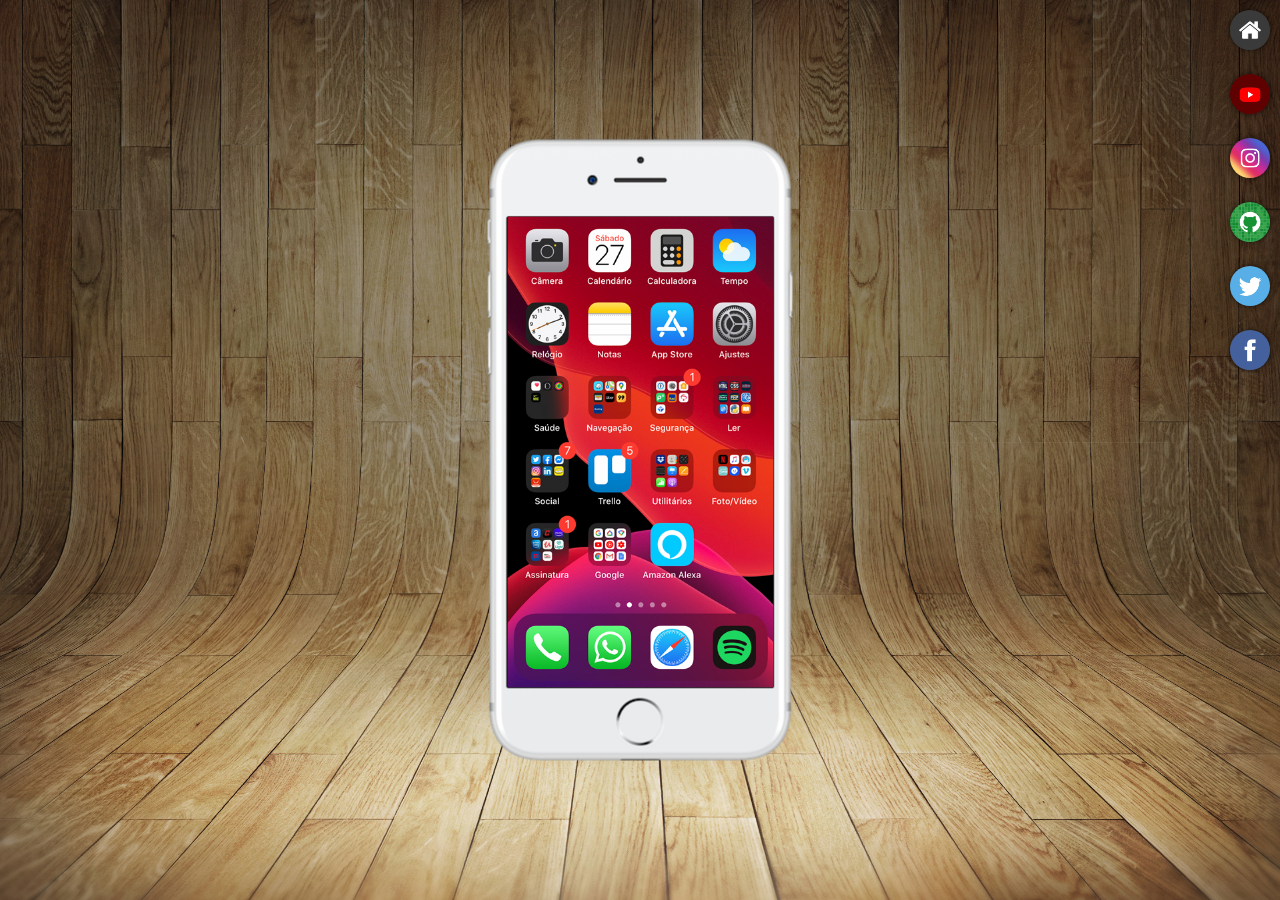
<file: index.html>
<!DOCTYPE html>
<html lang="pt-br">
<head>
    <meta charset="UTF-8">
    <meta name="viewport" content="width=device-width, initial-scale=1.0">
    <link rel="shortcut icon" href="favicon.ico" type="image/x-icon">
    <title>Projeto Redes Sociais</title>
    <link rel="stylesheet" href="style/style.css">
</head>
<body>
    <main>
        <section>
            <iframe src="home.html" frameborder="0" name="tela"></iframe>
            <a href="home.html" target="tela"><img src="images/logo-home.jpg"></a>
        </section>
        <nav>
            <a href="home.html" target="tela"><img src="images/logo-home.jpg"></a><br>
            <a href="youtube.html" target="tela"><img src="images/logo-youtube.jpg"></a><br>
            <a href="instagram.html" target="tela"><img src="images/logo-instagram.jpg"></a><br>
            <a href="github.html" target="tela"><img src="images/logo-github.jpg"></a><br>
            <a href="twitter.html" target="tela"><img src="images/logo-twitter.jpg"></a><br>
            <a href="facebook.html" target="tela"><img src="images/logo-facebook.jpg"></a><br>
        </nav>
    </main>
</body>
</html>
</file>
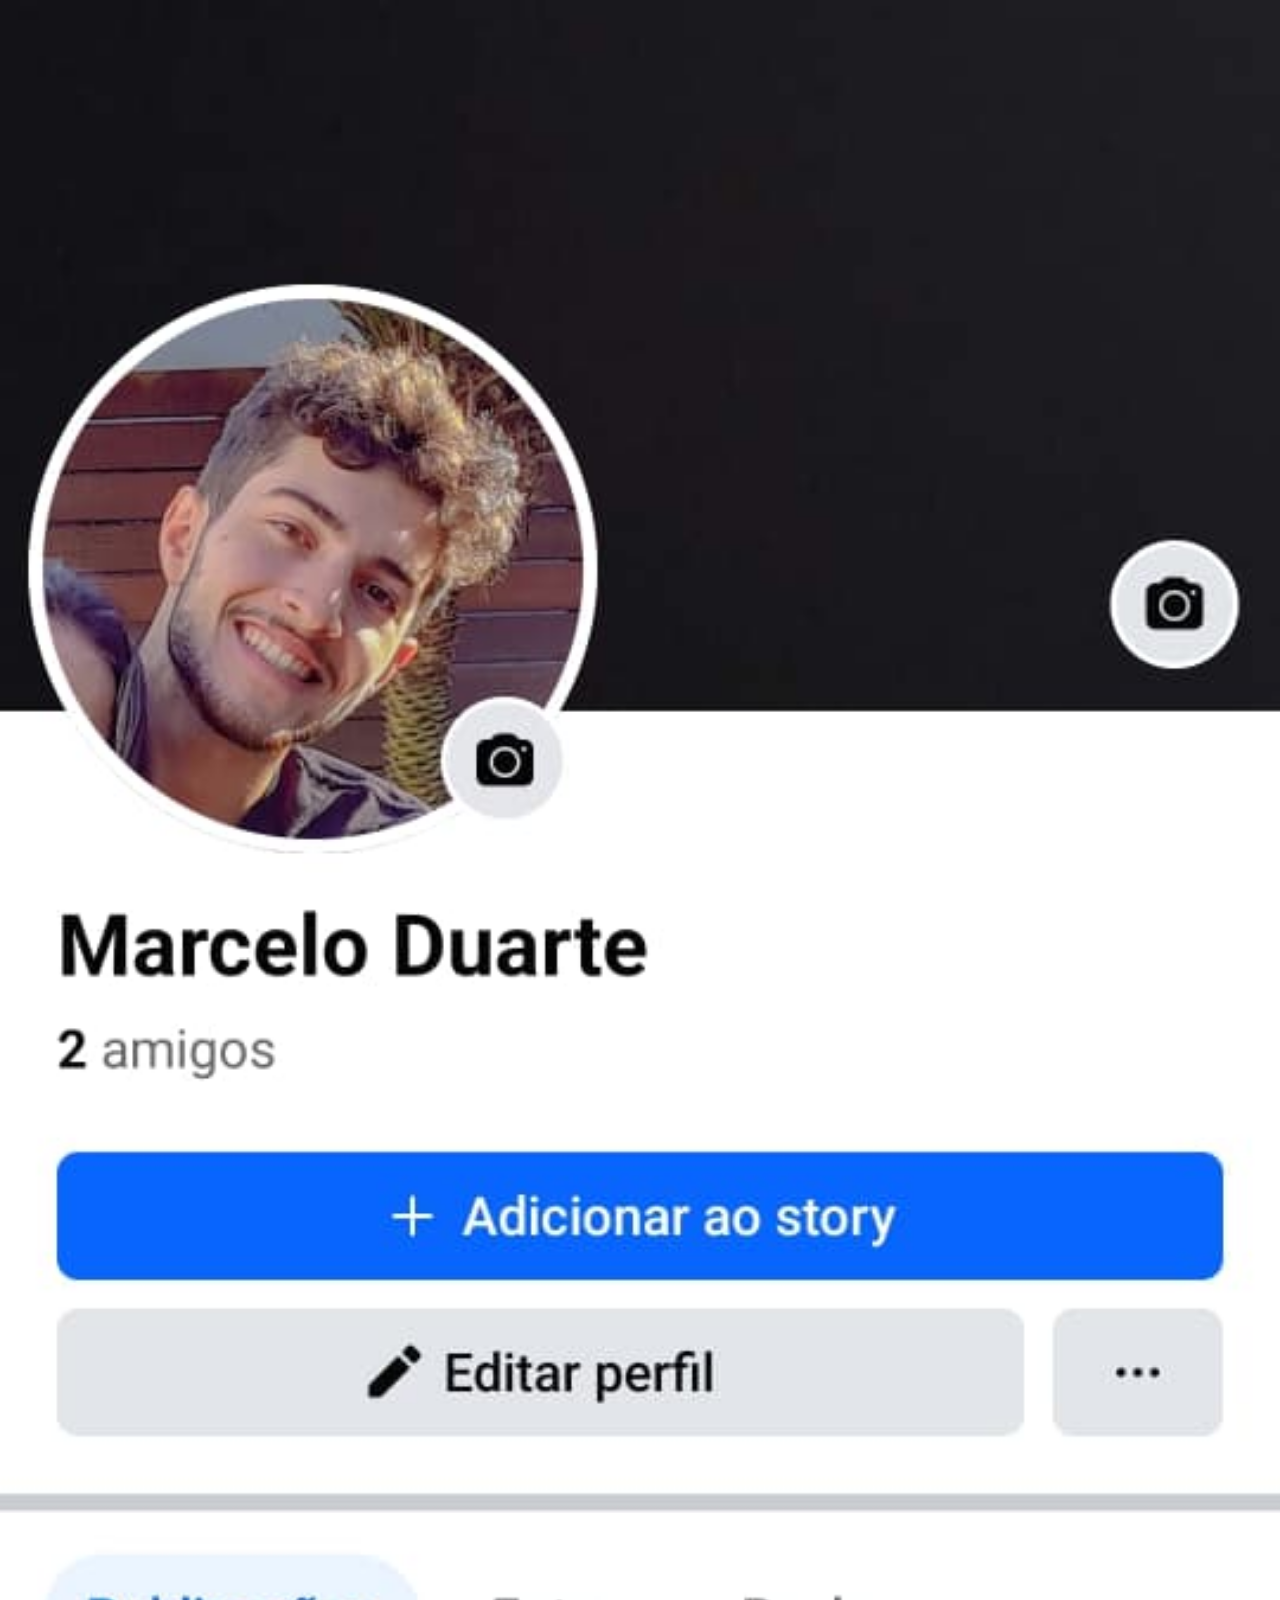
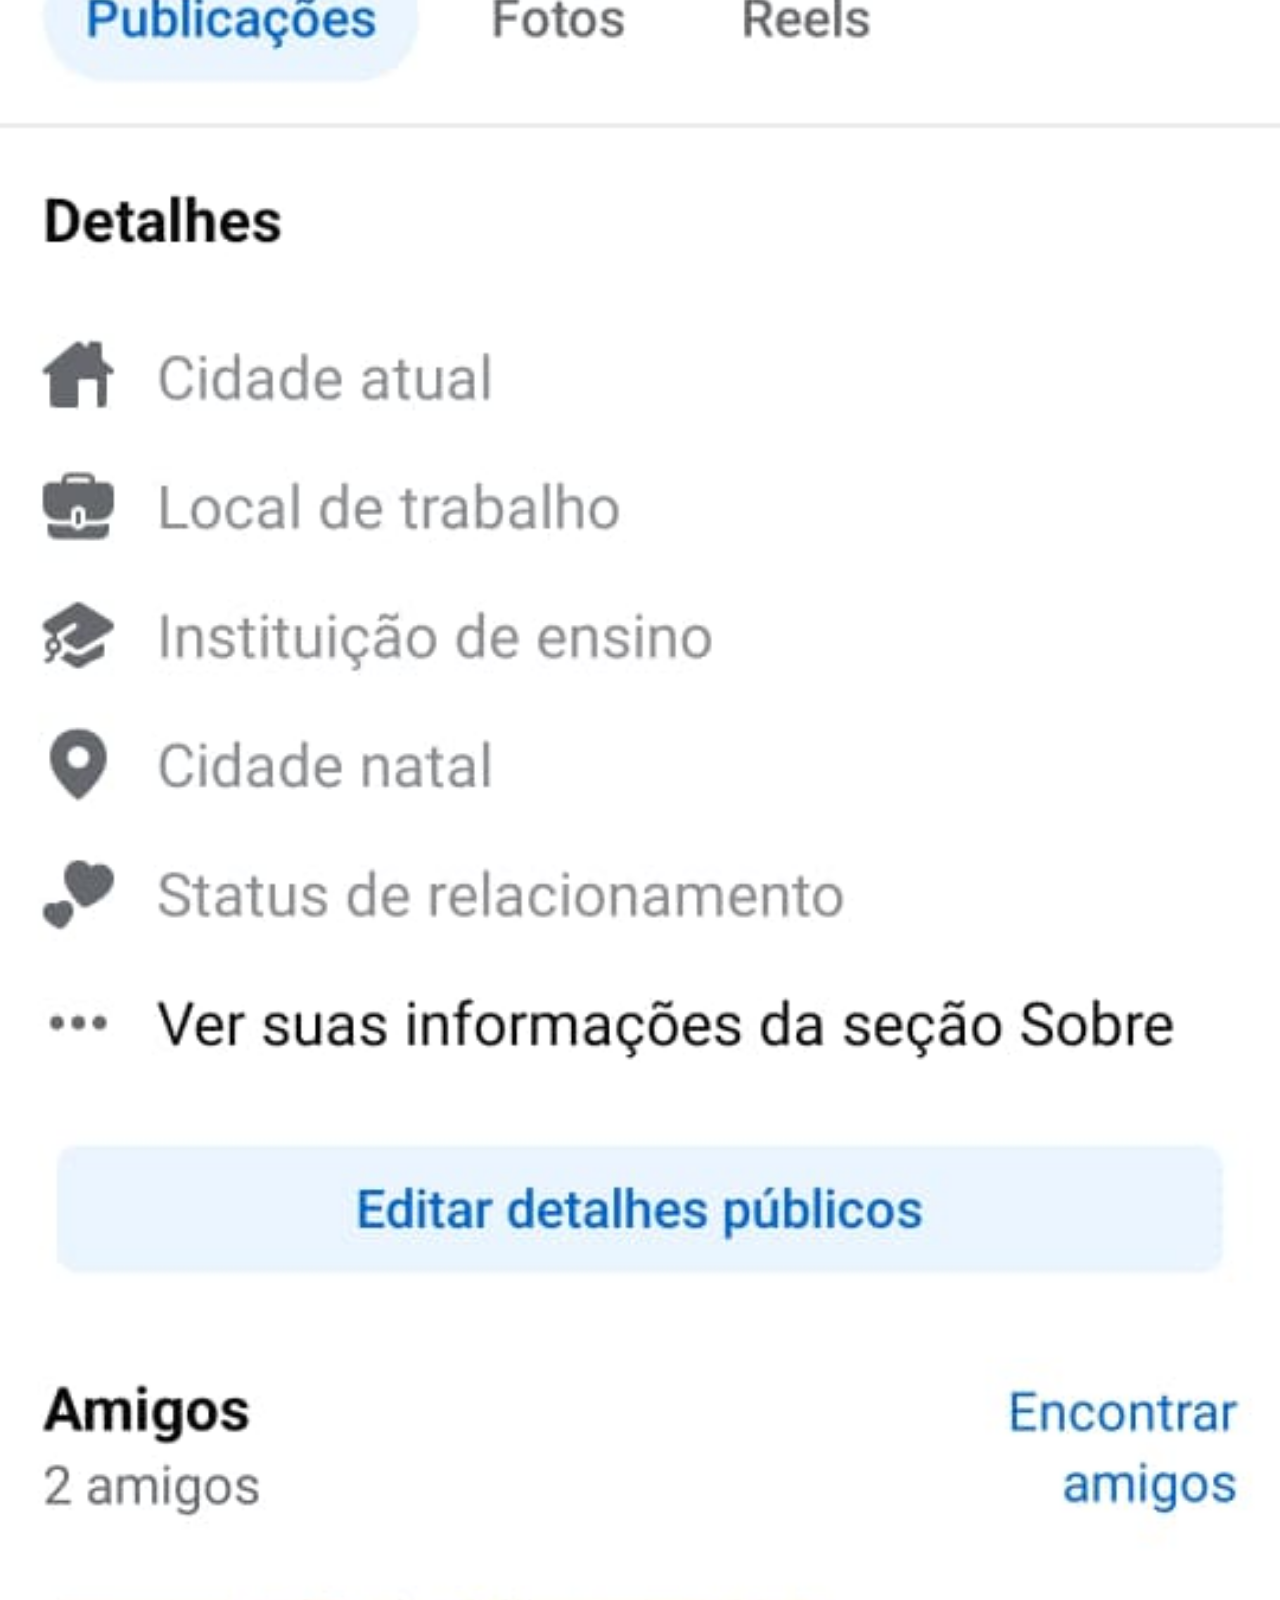
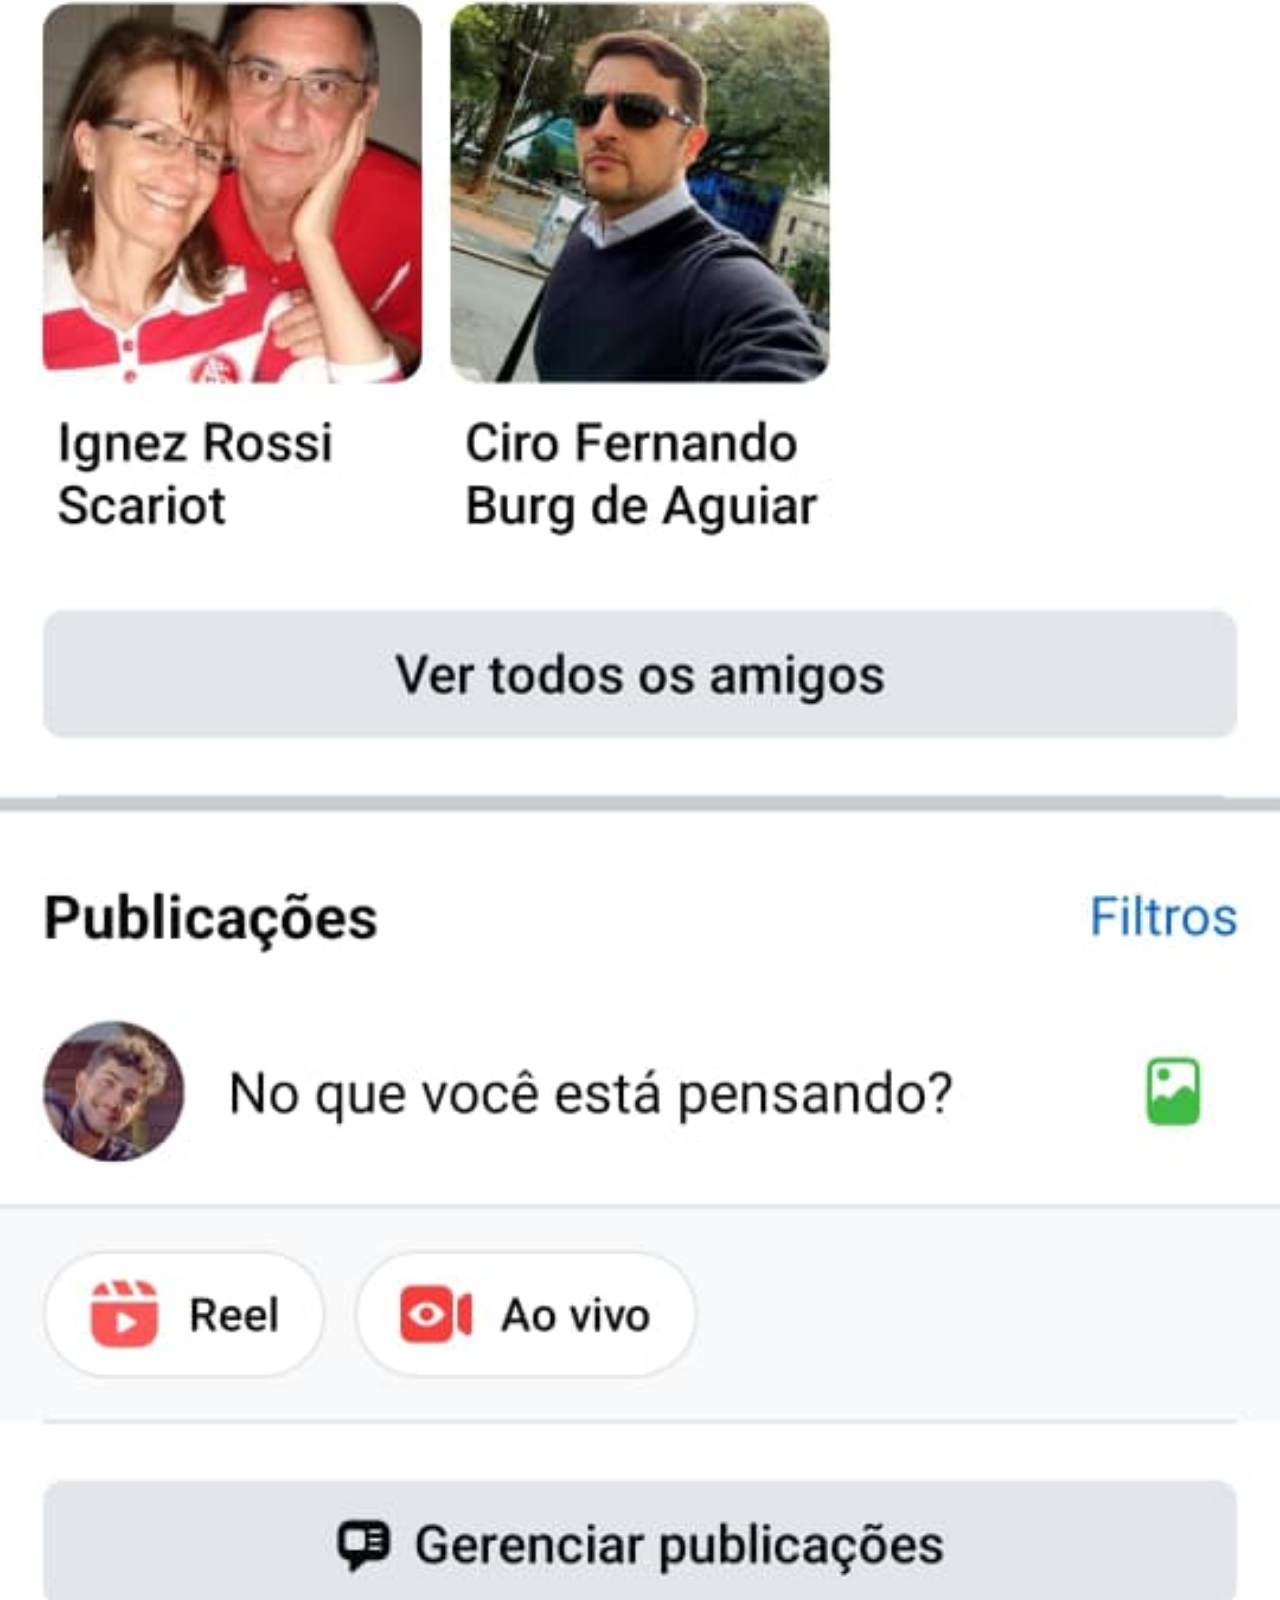
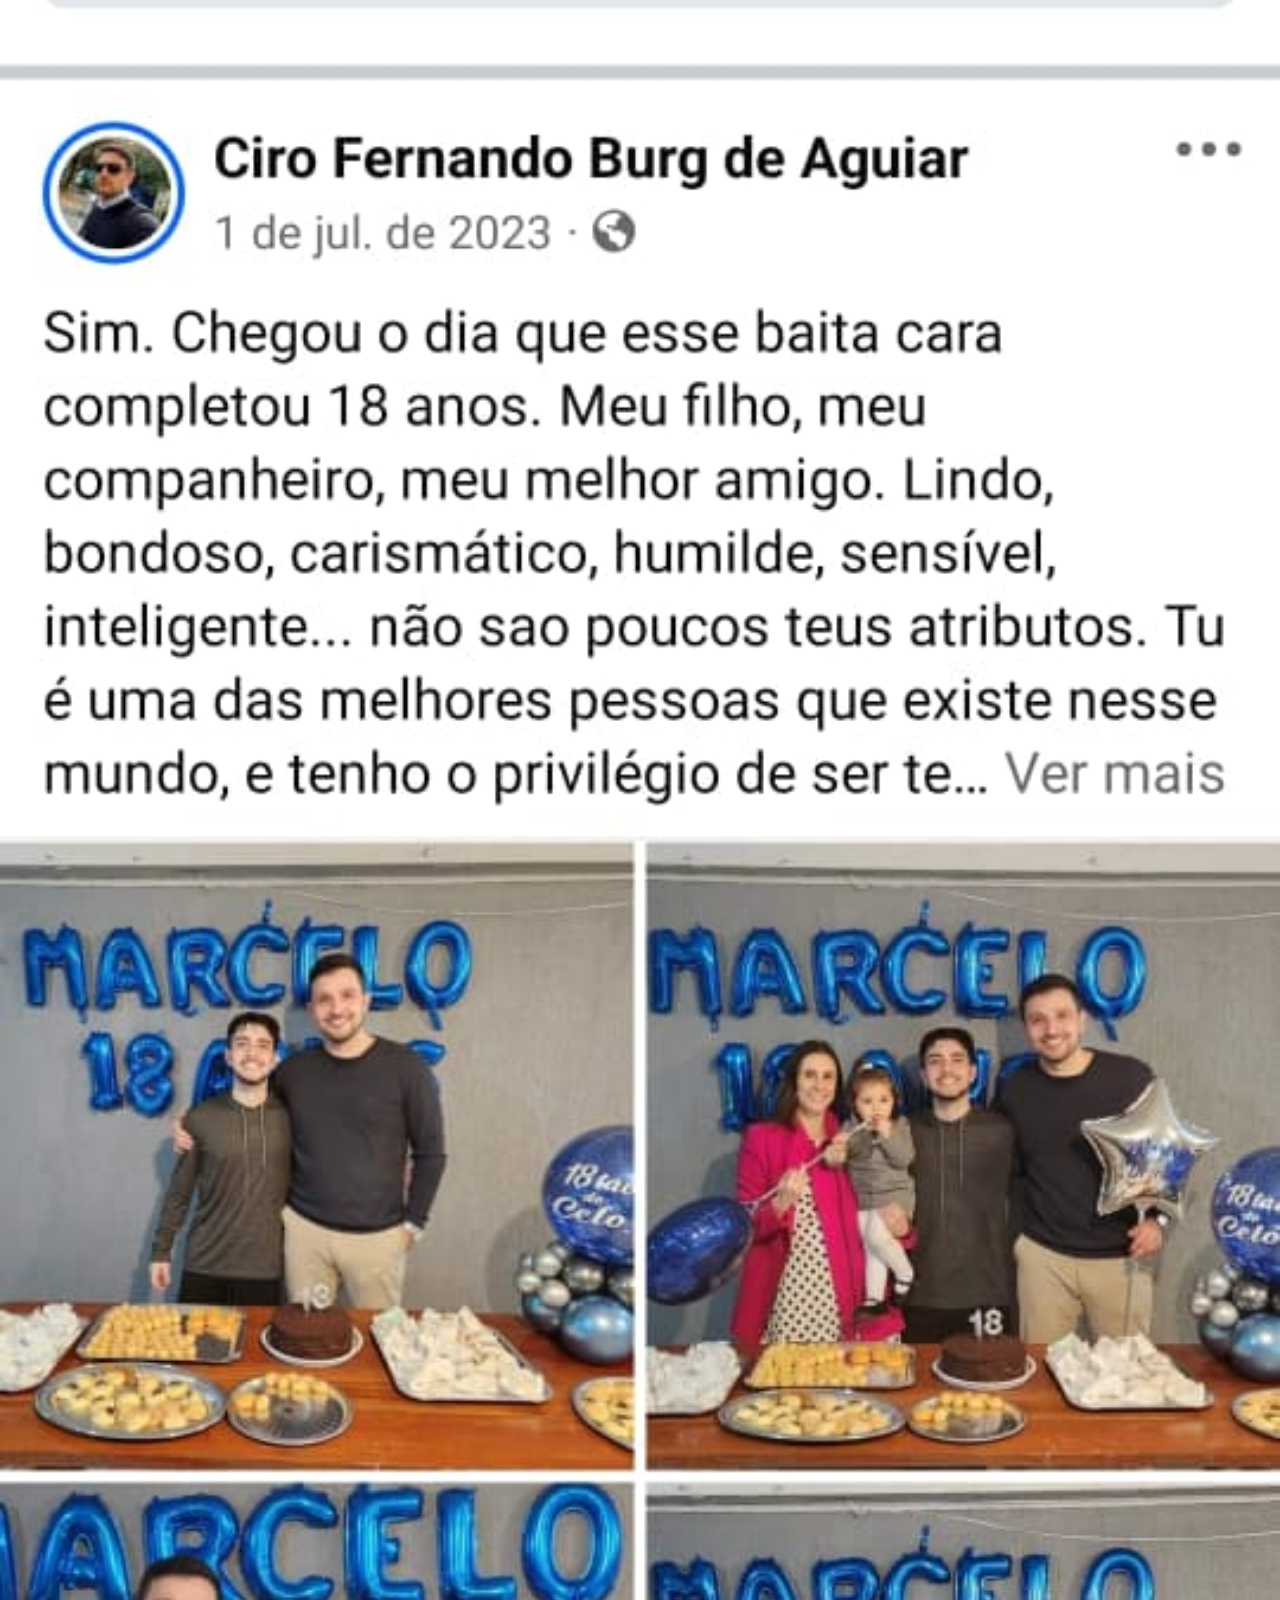
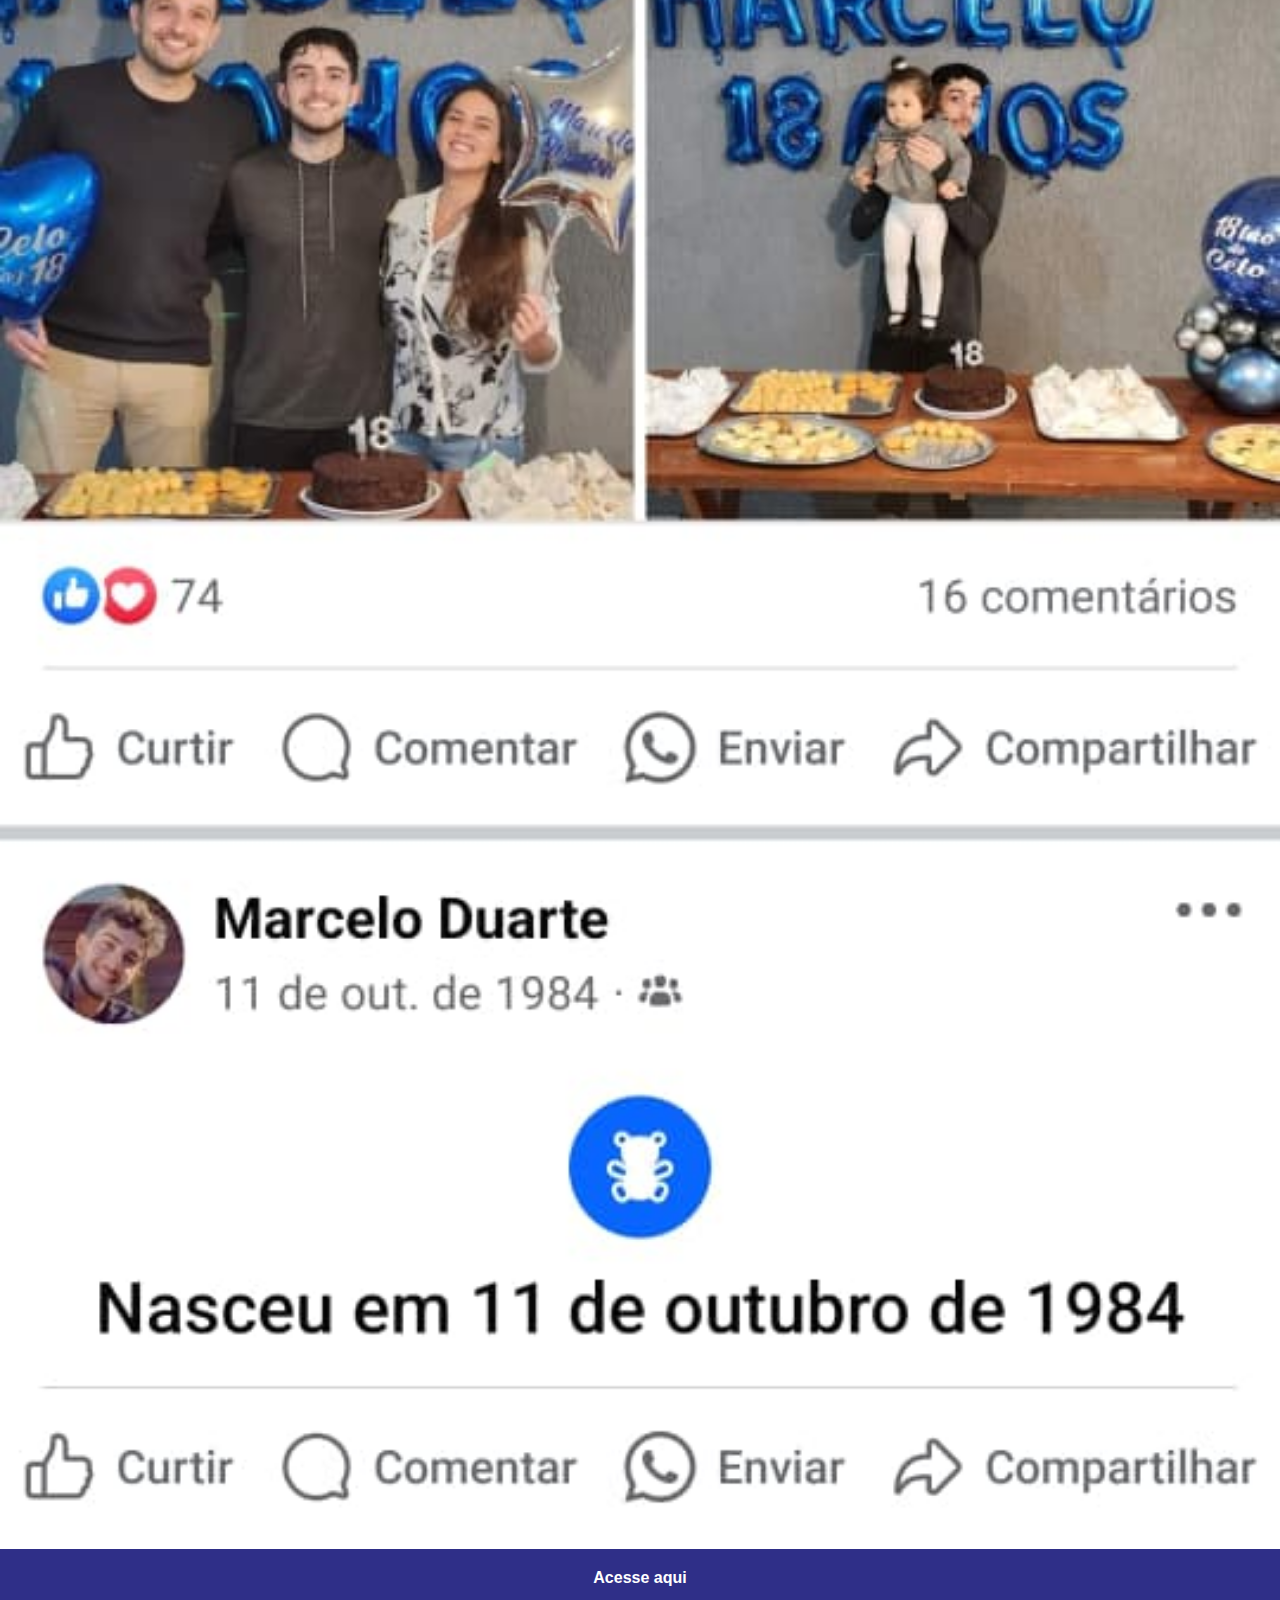
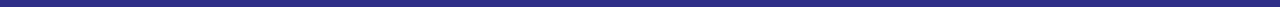
<file: facebook.html>
<!DOCTYPE html>
<html lang="pt-br">
<head>
    <meta charset="UTF-8">
    <meta name="viewport" content="width=device-width, initial-scale=1.0">
    <title>Facebook</title>
    <style>
        *{
            margin: 0px;
            padding: 0px;
            font-family: Arial, Helvetica, sans-serif;
        }
        
        ::-webkit-scrollbar{
            width: 0px;
            height: 0px;
        }

        img{
            width: 100vw;
        }

        a{
            display: block;
            background-color:rgb(47, 47, 136);
            color: white;
            padding: 20px;
            text-align: center;
            font-weight: bolder;
            text-decoration: none;
        }
    </style>
</head>
<body>
    <img src="images/tela-facebook.jpg" alt="">
    <a href="https://www.facebook.com/profile.php?id=100022471721604" target="_blank">Acesse aqui</a>
</body>
</html>
</file>
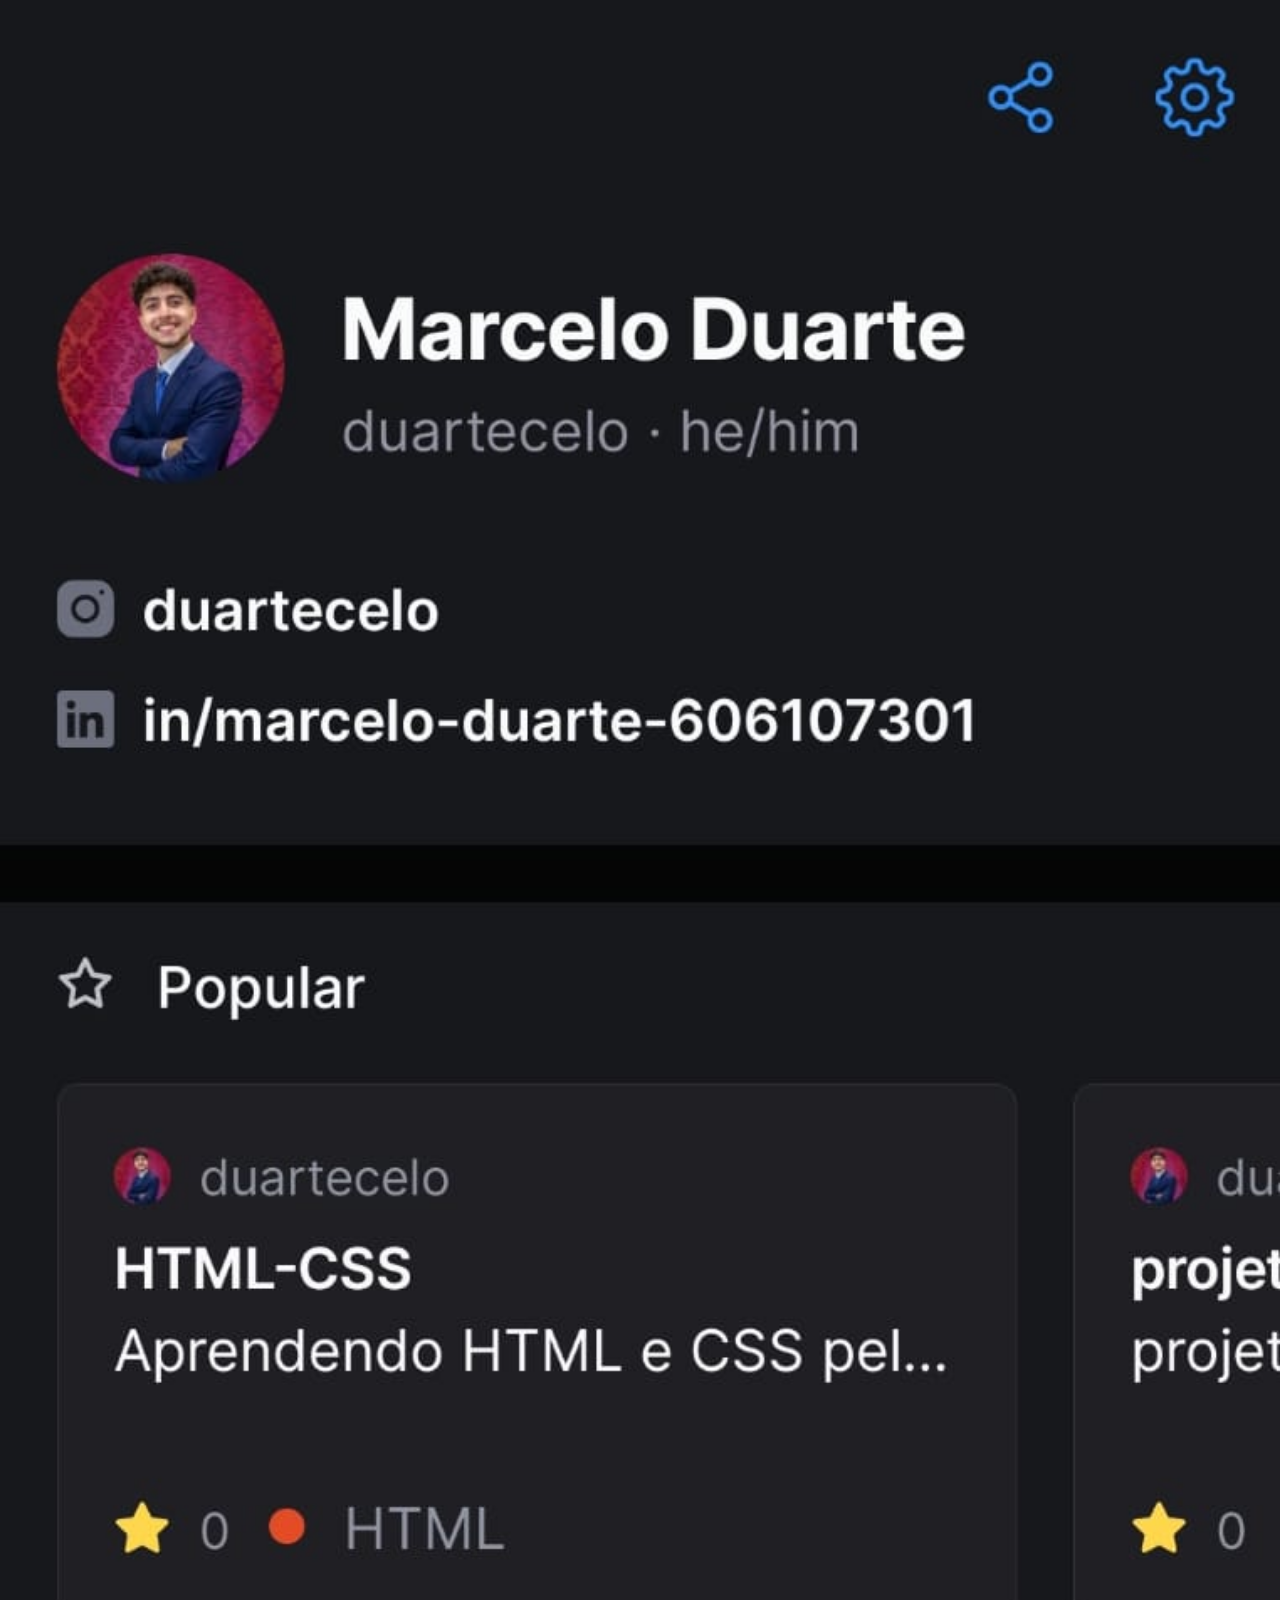
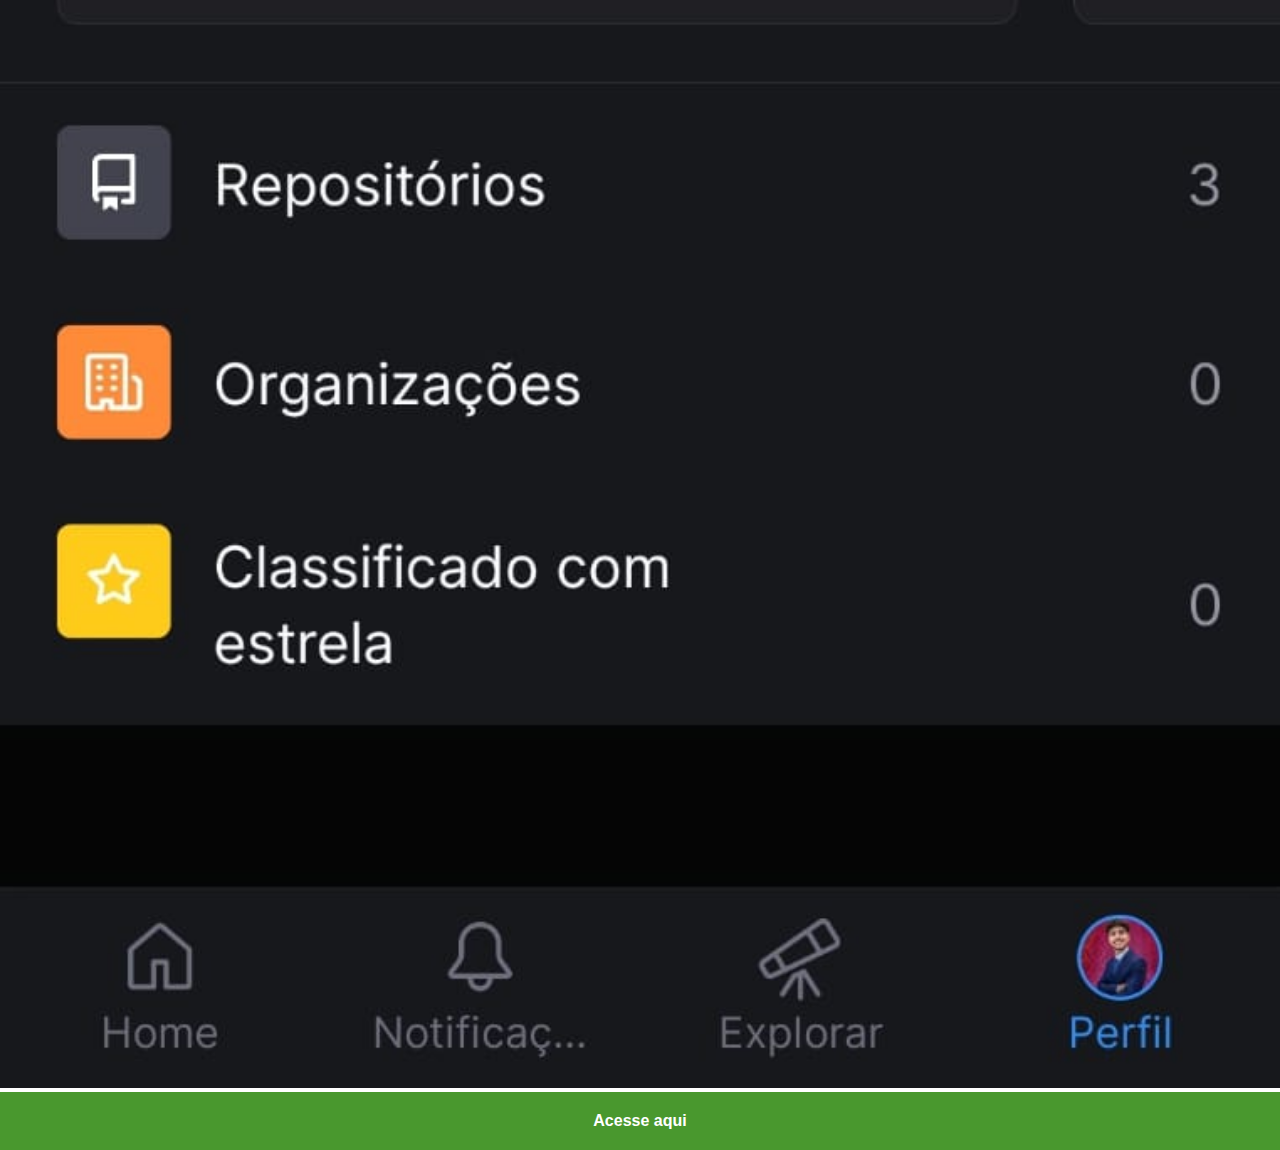
<file: github.html>
<!DOCTYPE html>
<html lang="pt-br">
<head>
    <meta charset="UTF-8">
    <meta name="viewport" content="width=device-width, initial-scale=1.0">
    <title>Github</title>
    <style>
        *{
            margin: 0px;
            padding: 0px;
            font-family: Arial, Helvetica, sans-serif;
        }
        
        ::-webkit-scrollbar{
            width: 0px;
            height: 0px;
        }

        img{
            width: 100vw;
        }

        a{
            display: block;
            background-color: rgb(73, 152, 46);
            color: white;
            padding: 20px;
            text-align: center;
            font-weight: bolder;
            text-decoration: none;
        }
    </style>
</head>
<body>
    <img src="images/tela-github.jpg" alt="">
    <a href="https://github.com/duartecelo" target="_blank">Acesse aqui</a>
</body>
</html>
</file>
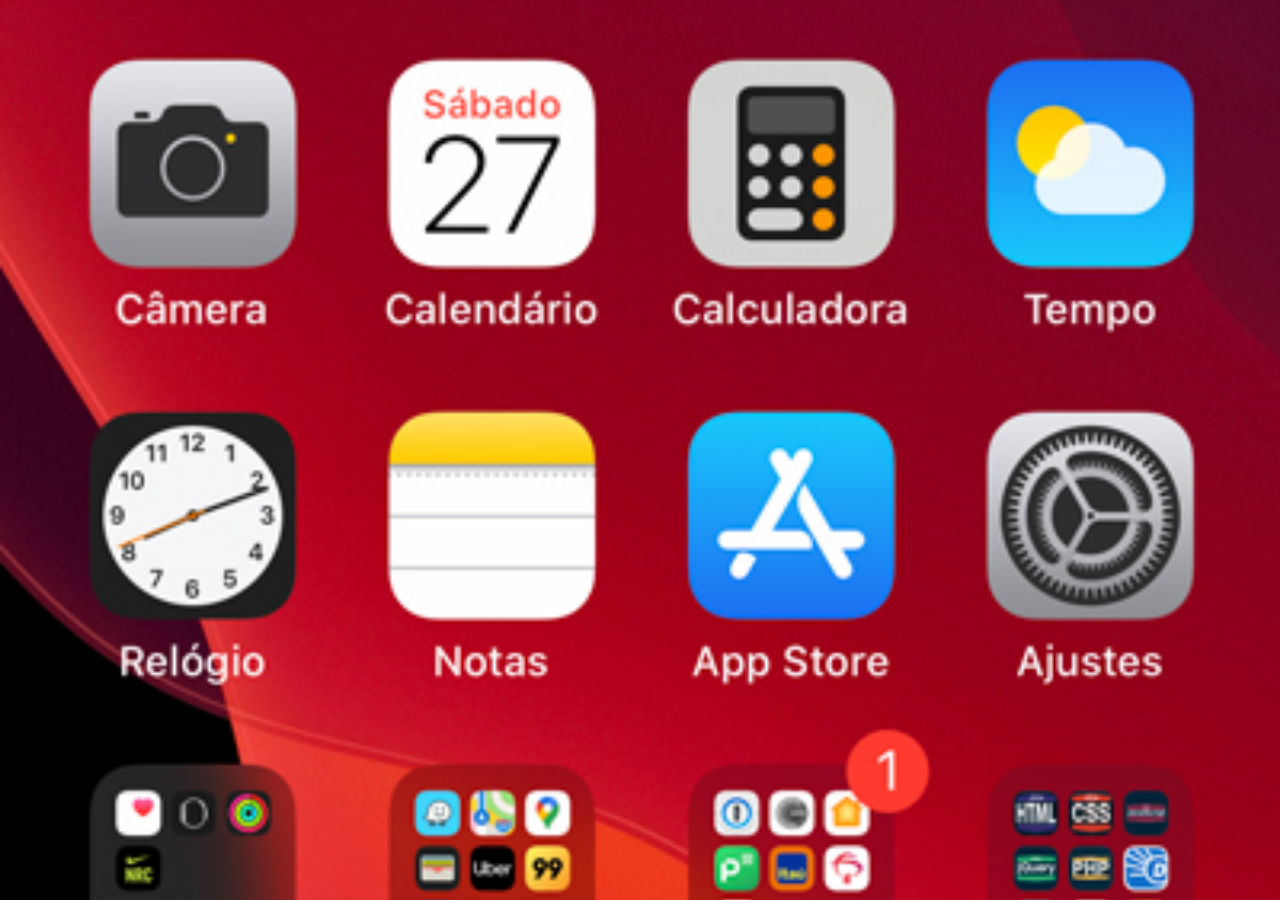
<file: home.html>
<!DOCTYPE html>
<html lang="pt-br">
<head>
    <meta charset="UTF-8">
    <meta name="viewport" content="width=device-width, initial-scale=1.0">
    <title>Home</title>
    <style>
        *{
            margin: 0px;
            padding: 0px;
        }

        body{
            width: 100vw;
            height: 100vh;
            background: black url(images/tela-home.jpg) no-repeat top center;
            background-size: cover;
        }
    </style>
</head>
<body>
    
</body>
</html>
</file>
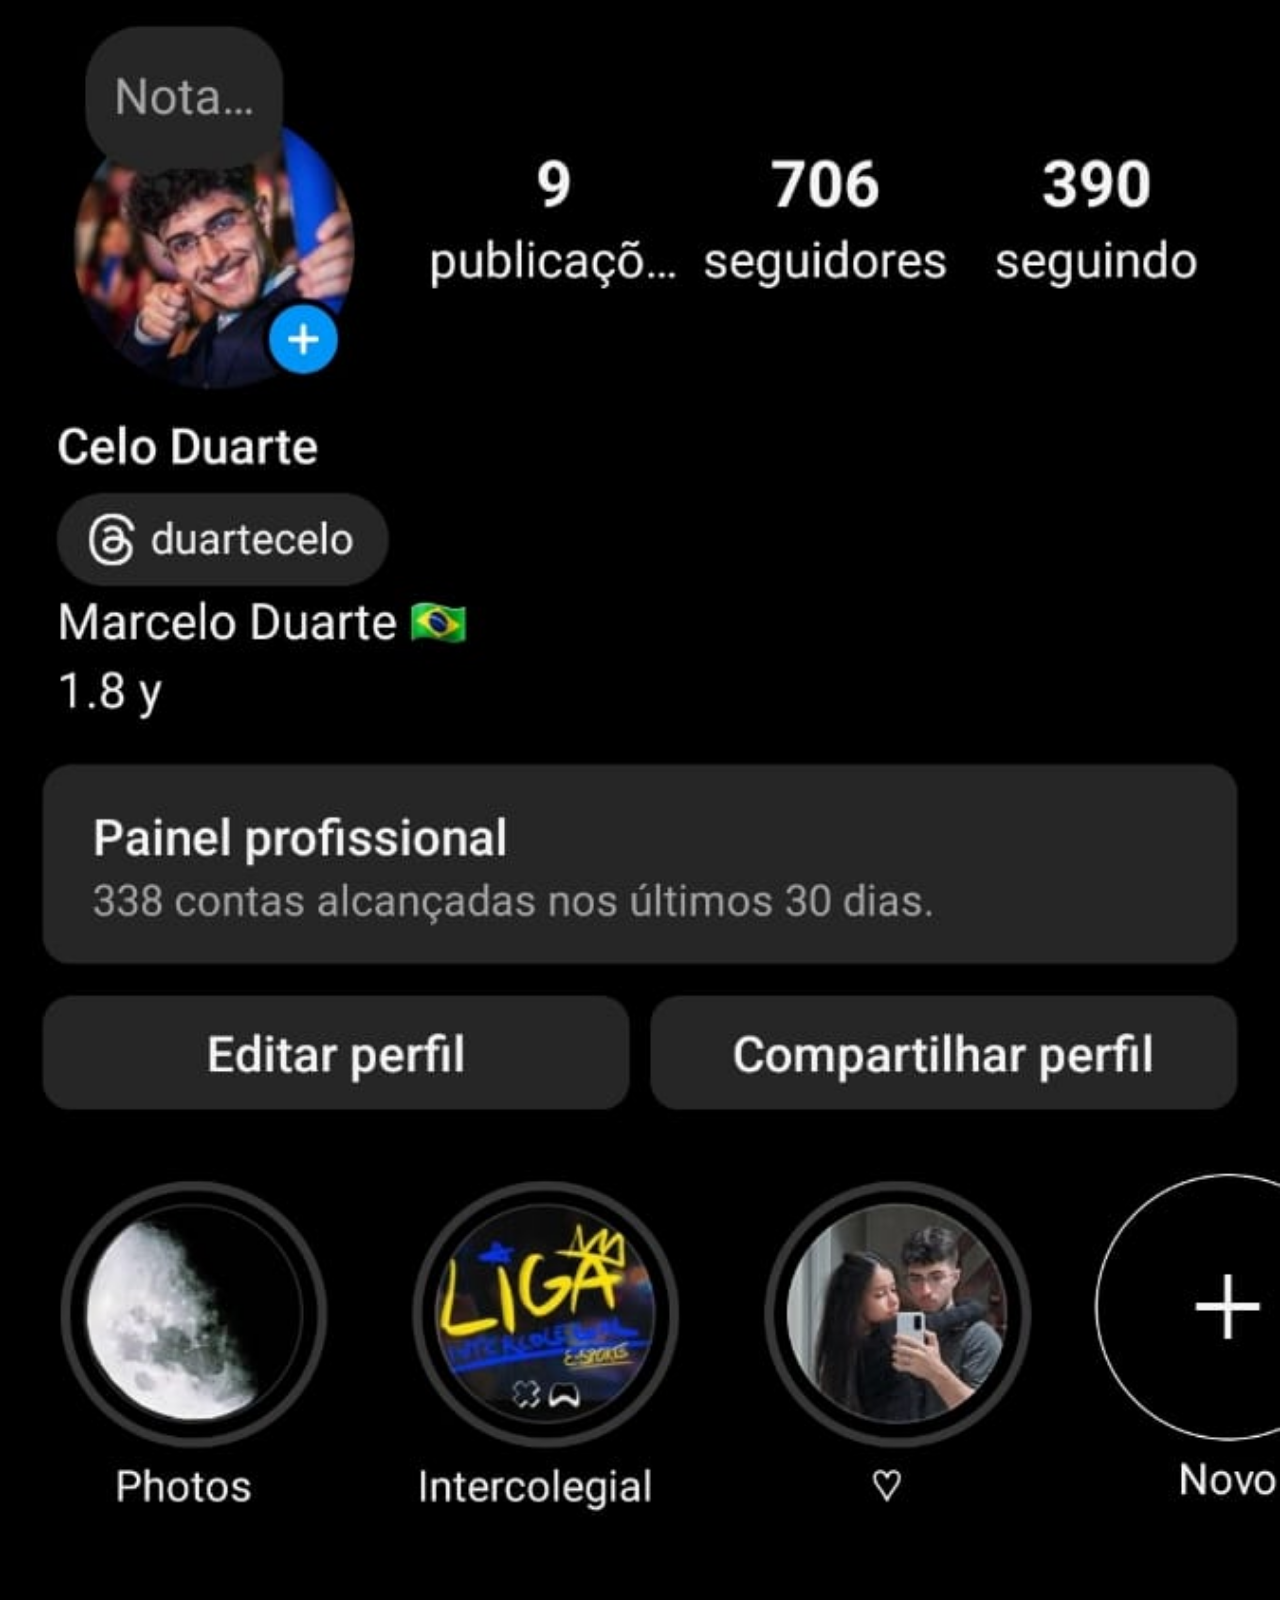
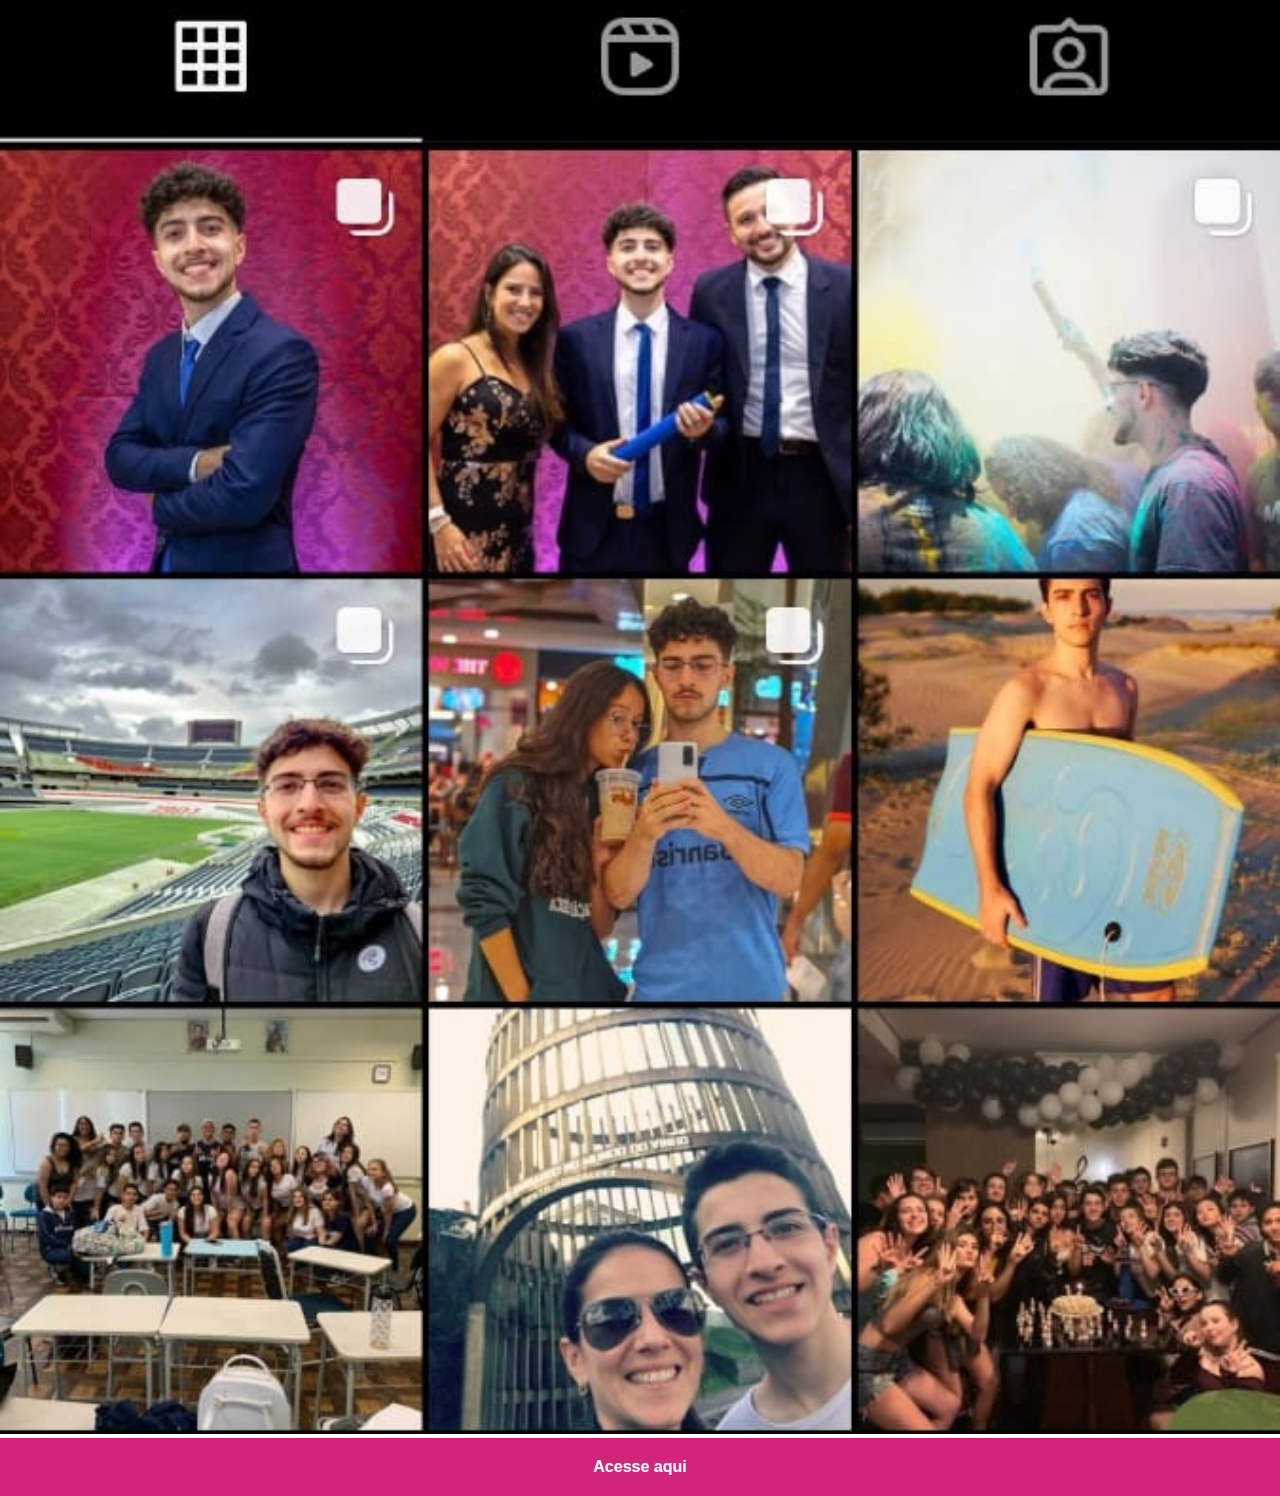
<file: instagram.html>
<!DOCTYPE html>
<html lang="pt-br">
<head>
    <meta charset="UTF-8">
    <meta name="viewport" content="width=device-width, initial-scale=1.0">
    <title>Instagram</title>
    <style>
        *{
            margin: 0px;
            padding: 0px;
            font-family: Arial, Helvetica, sans-serif;
        }
        
        ::-webkit-scrollbar{
            width: 0px;
            height: 0px;
        }

        img{
            width: 100vw;
        }

        a{
            display: block;
            background-color: rgb(209, 36, 122);
            color: white;
            padding: 20px;
            text-align: center;
            font-weight: bolder;
            text-decoration: none;
        }
    </style>
</head>
<body>
    <img src="images/tela-instagram.jpg" alt="">
    <a href="https://instagram.com/duartecelo" target="_blank">Acesse aqui</a>
</body>
</html>
</file>
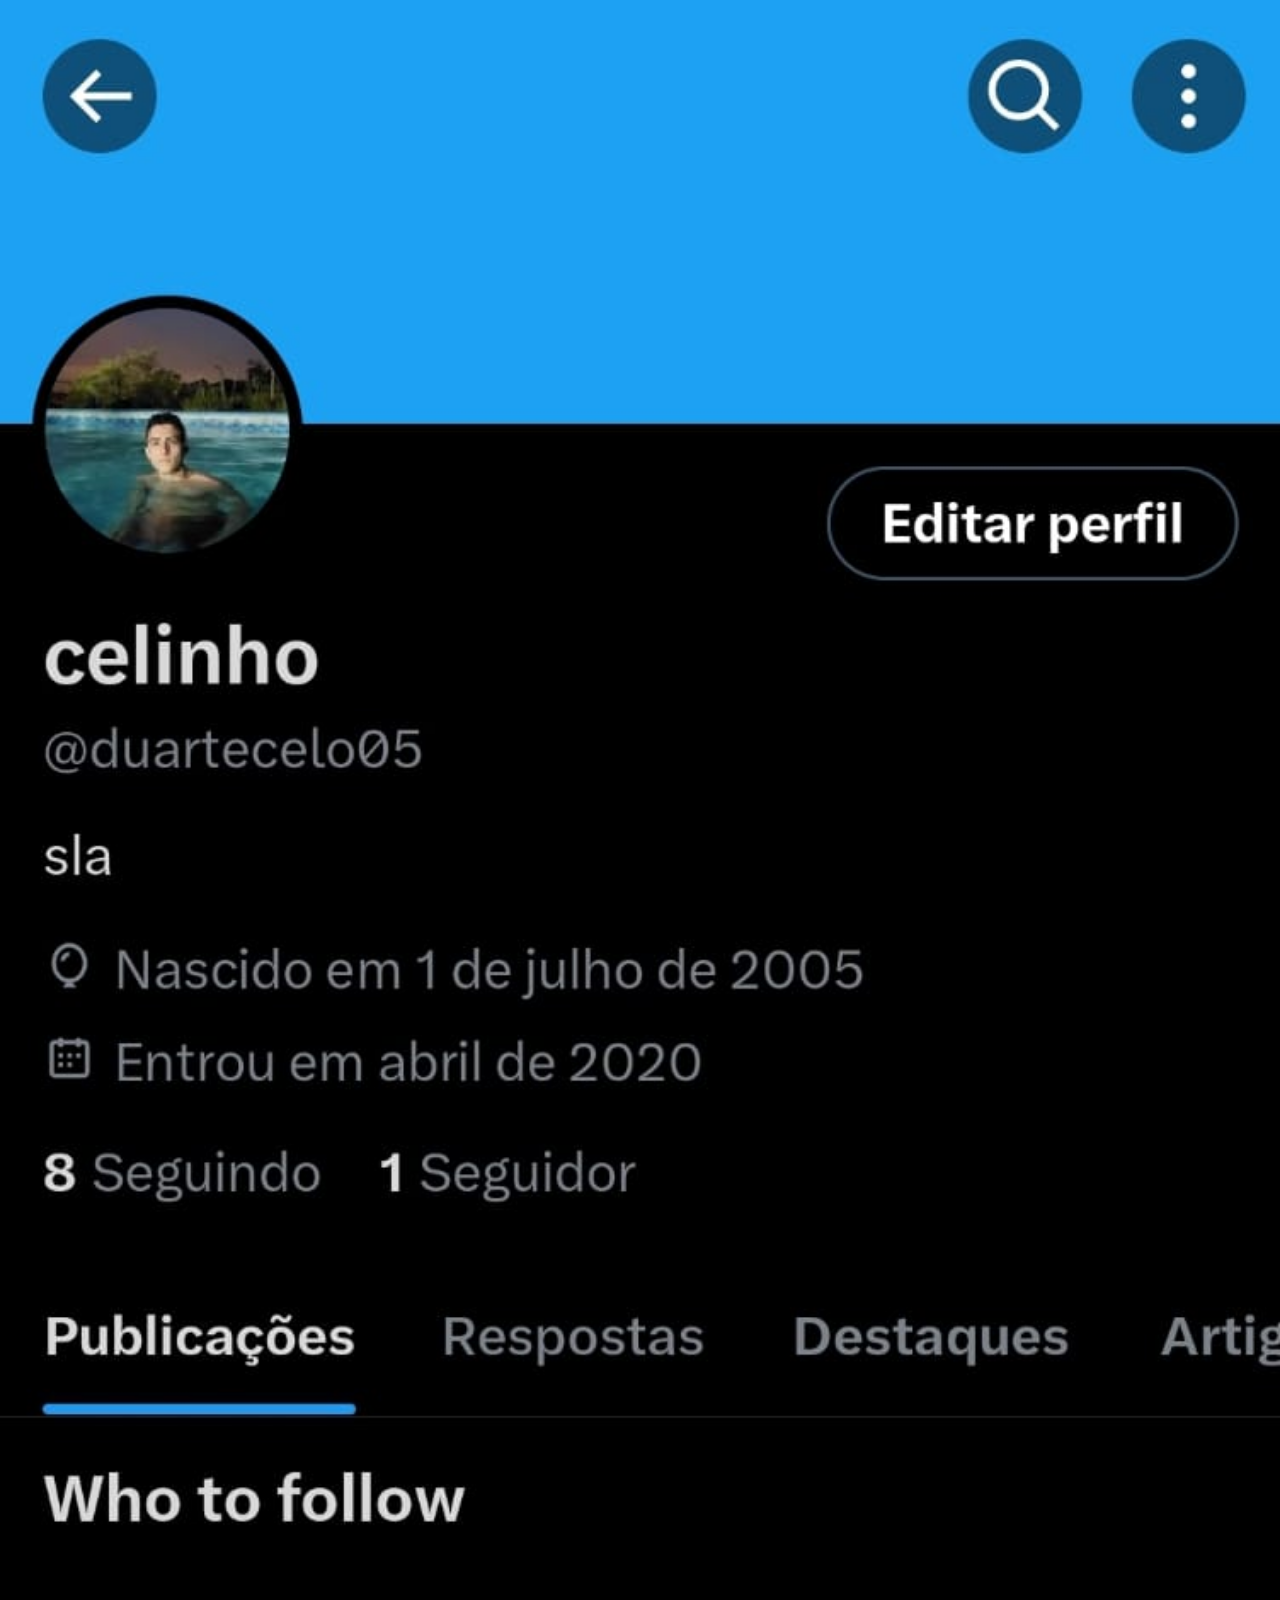
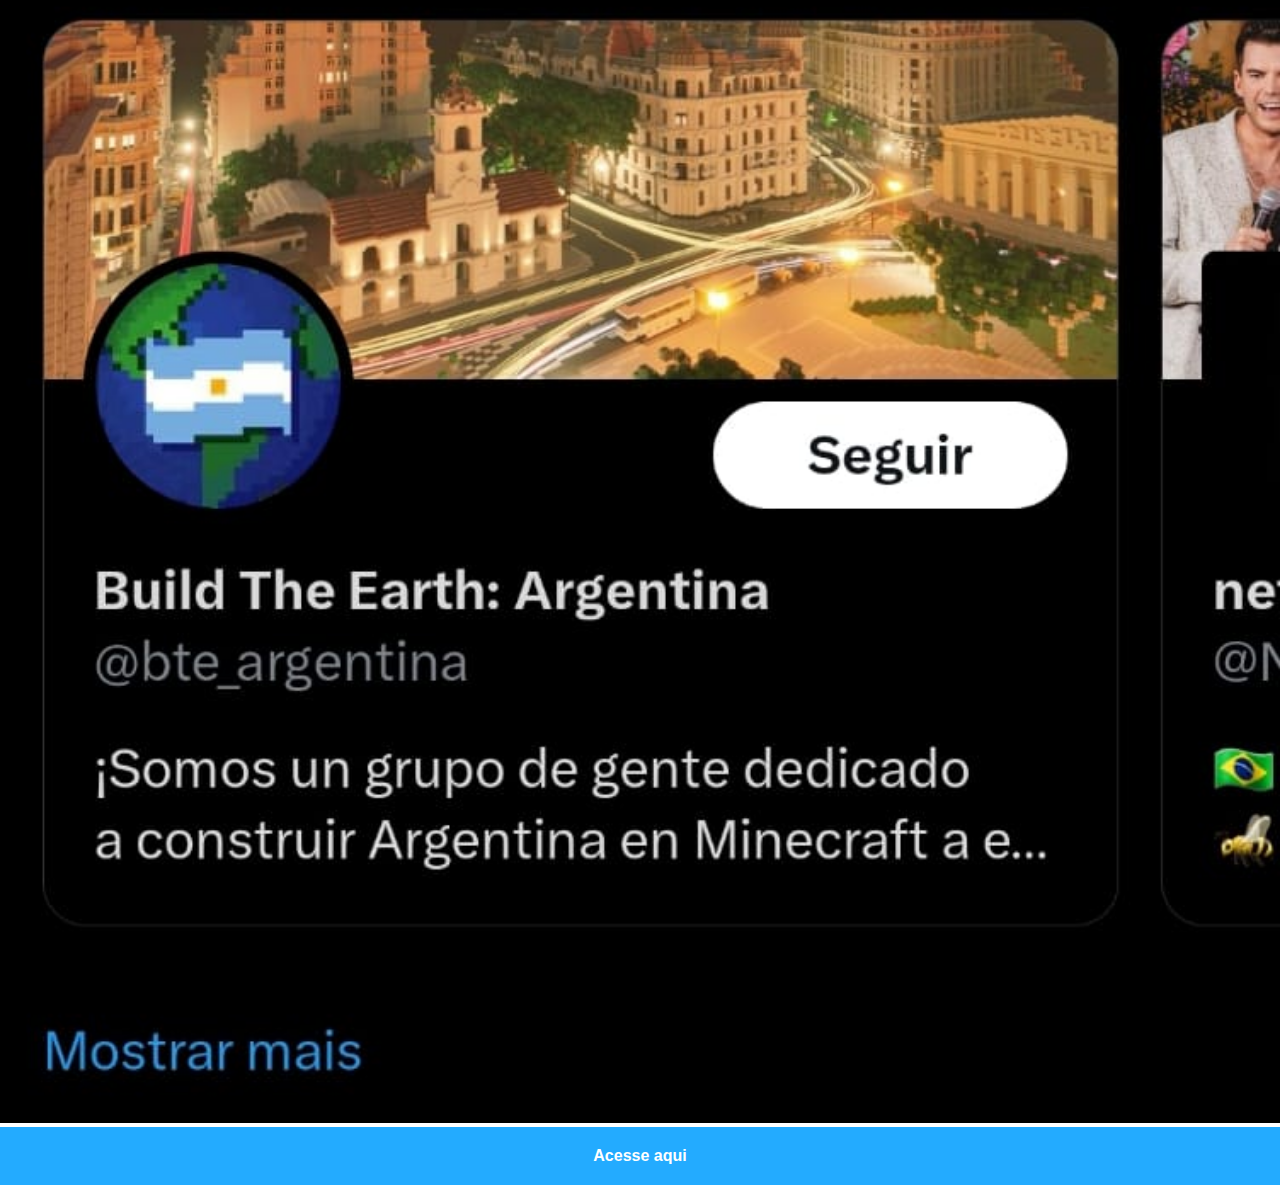
<file: twitter.html>
<!DOCTYPE html>
<html lang="pt-br">
<head>
    <meta charset="UTF-8">
    <meta name="viewport" content="width=device-width, initial-scale=1.0">
    <title>X</title>
    <style>
        *{
            margin: 0px;
            padding: 0px;
            font-family: Arial, Helvetica, sans-serif;
        }
        
        ::-webkit-scrollbar{
            width: 0px;
            height: 0px;
        }

        img{
            width: 100vw;
        }

        a{
            display: block;
            background-color: rgb(35, 171, 255);
            color: white;
            padding: 20px;
            text-align: center;
            font-weight: bolder;
            text-decoration: none;
        }
    </style>
</head>
<body>
    <img src="images/tela-twitter.jpg" alt="">
    <a href="https://twitter.com/duartecelo05" target="_blank">Acesse aqui</a>
</body>
</html>
</file>
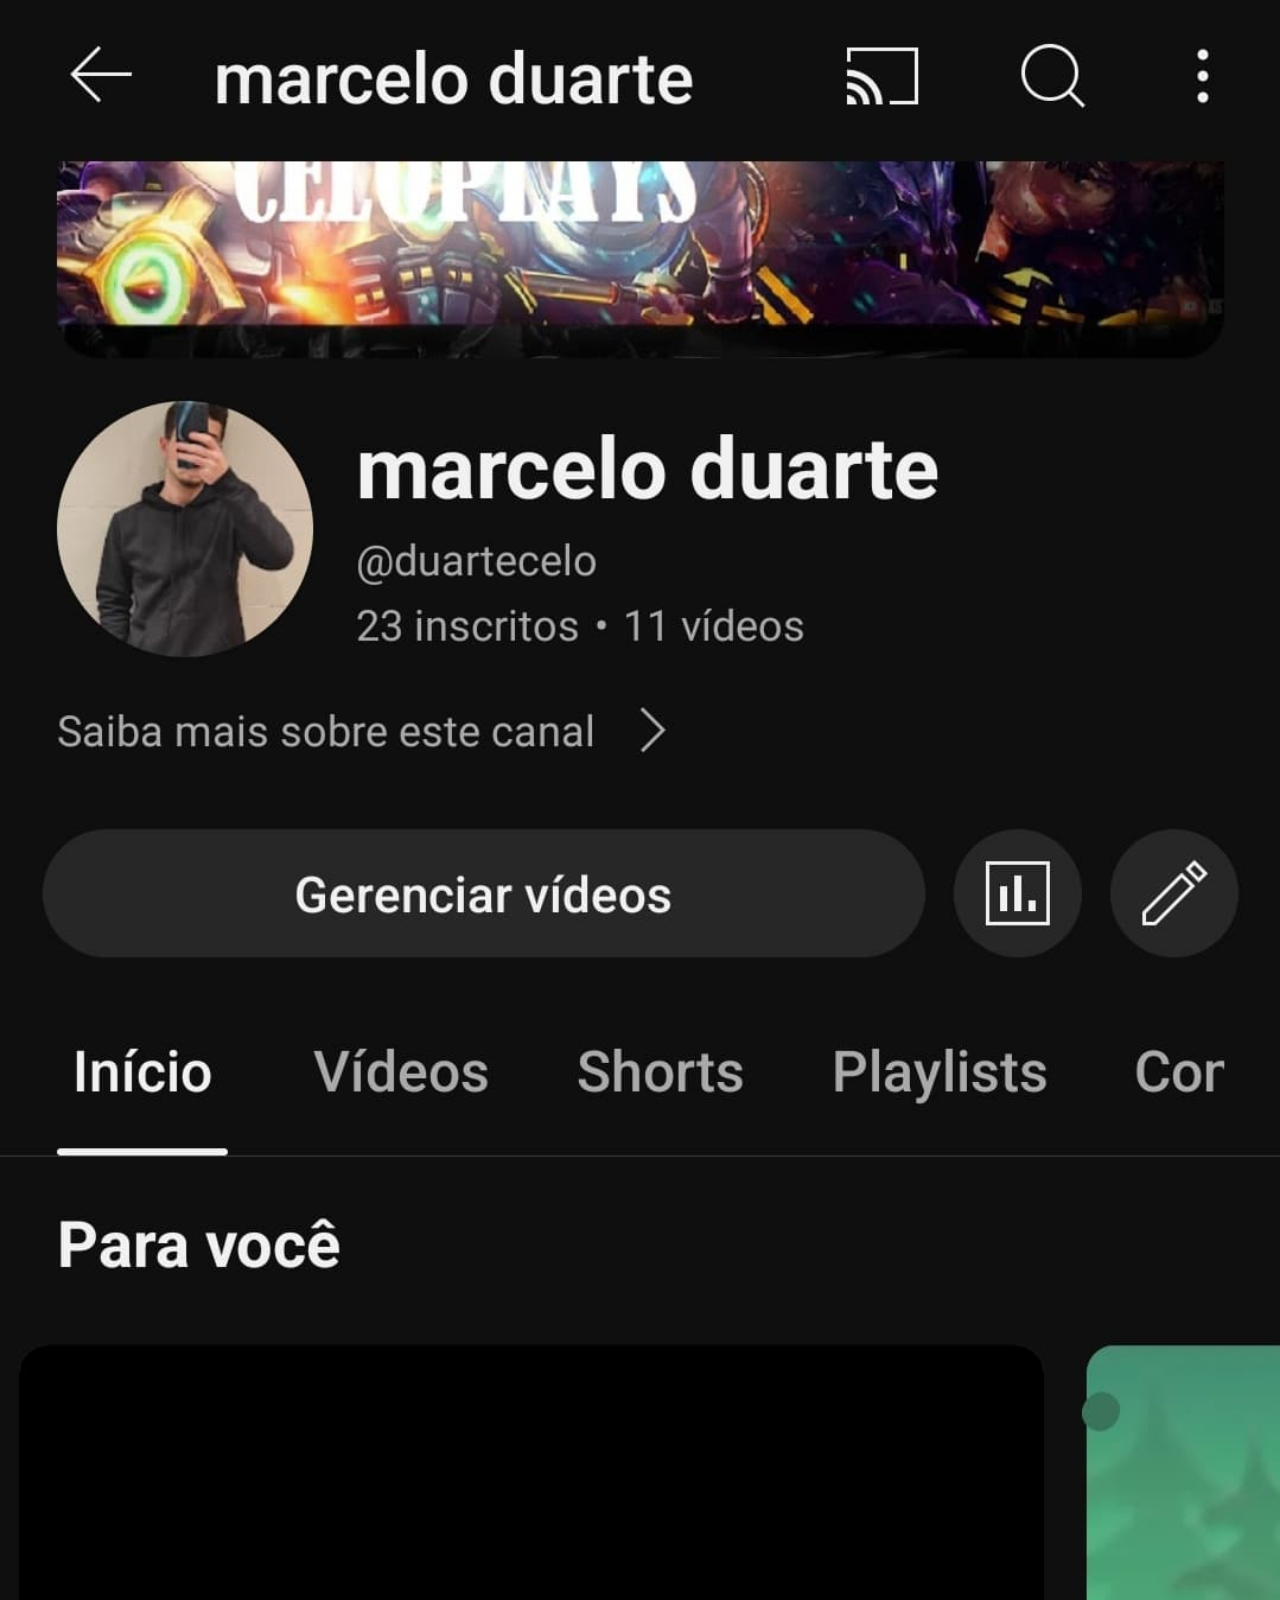
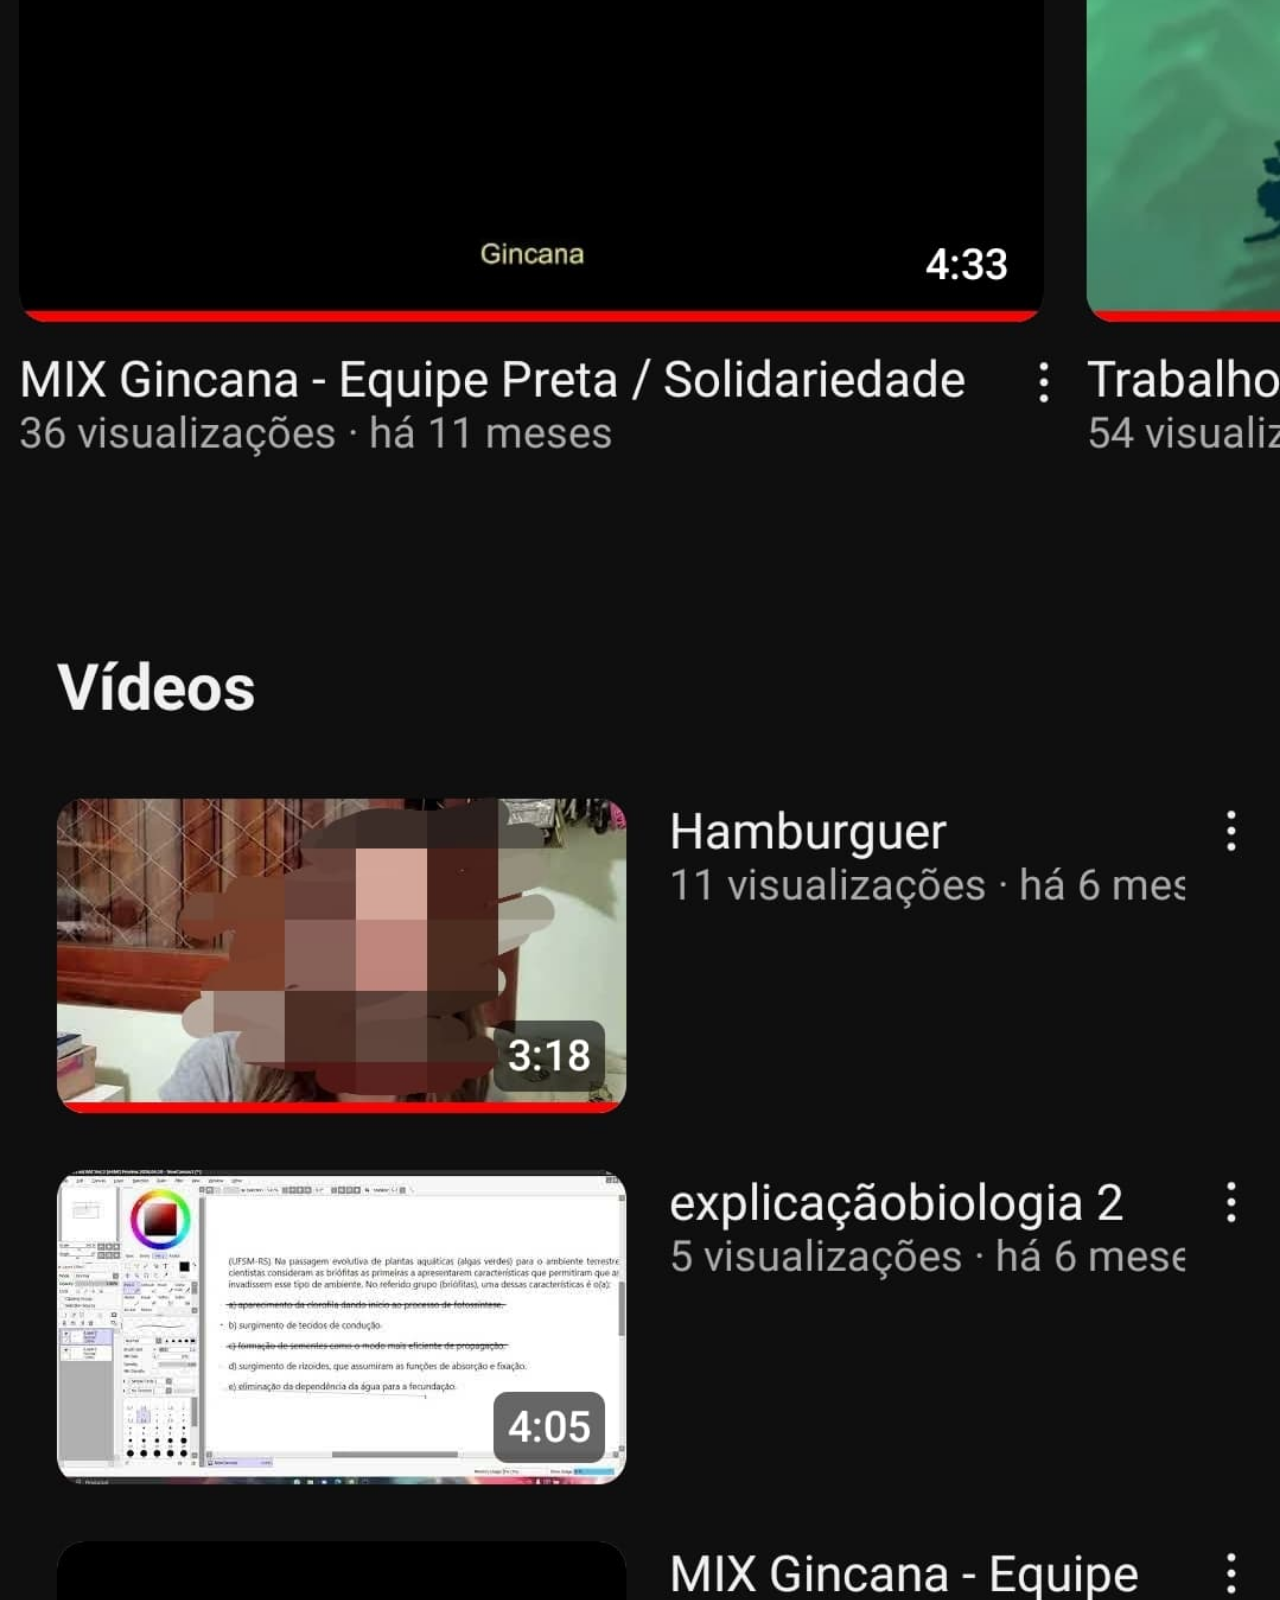
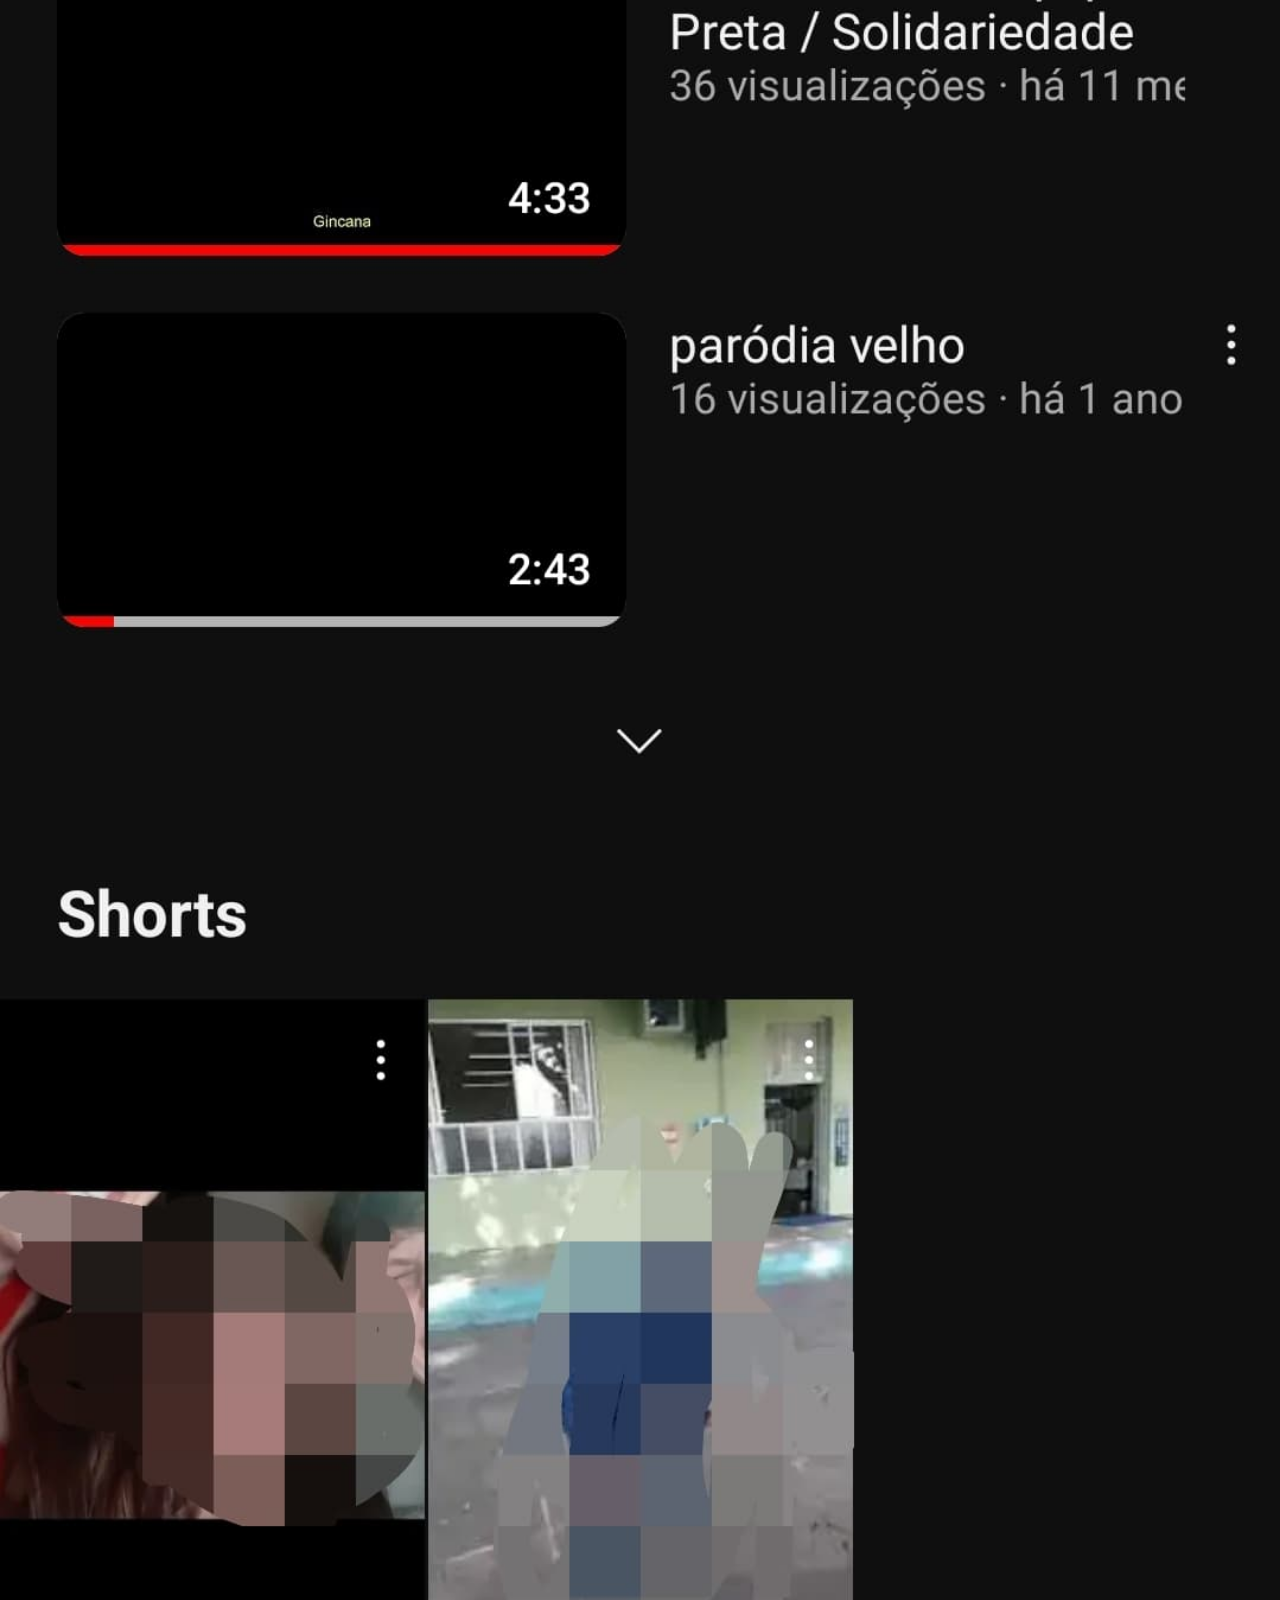
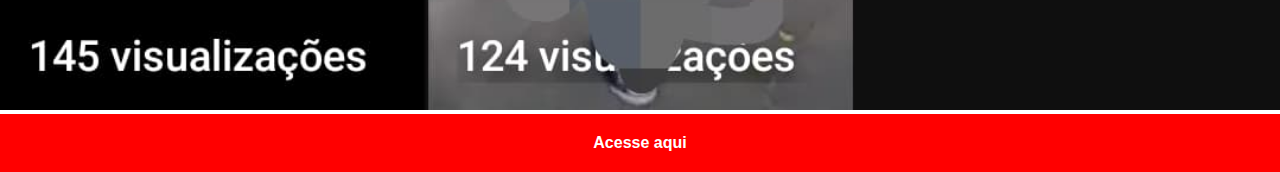
<file: youtube.html>
<!DOCTYPE html>
<html lang="pt-br">
<head>
    <meta charset="UTF-8">
    <meta name="viewport" content="width=device-width, initial-scale=1.0">
    <title>Youtube</title>
    <style>
        *{
            margin: 0px;
            padding: 0px;
            font-family: Arial, Helvetica, sans-serif;
        }
        
        ::-webkit-scrollbar{
            width: 0px;
            height: 0px;
        }

        img{
            width: 100vw;
        }

        a{
            display: block;
            background-color: red;
            color: white;
            padding: 20px;
            text-align: center;
            font-weight: bolder;
            text-decoration: none;
        }
    </style>
</head>
<body>
    <img src="images/tela-youtube.png" alt="">
    <a href="https://www.youtube.com/channel/UCx59O7OG8vRkw83McWPvkhA" target="_blank">Acesse aqui</a>
</body>
</html>
</file>
<file: style/style.css>
@charset "UTF-8";

*{
    padding: 0px;
    margin: 0px;
    font-family: Arial, Helvetica, sans-serif;
}

html,body{
    height: 100vh;
    width: 100vw;
    background: gray url(../images/fundo-madeira.jpg) top center no-repeat fixed;
    background-size: cover;
}
main{
    position: relative;
    height: 100vh;
}

section{
    position: absolute;
    left: 50%;
    top: 50%;
    transform: translate(-50%, -50%);
    background: url(../images/frame-iphone.png) no-repeat;
    width: 311px;
    height: 627px;
}
section a{
    width: 45px;
    position: absolute;
    left: 50%;
    top: 93.5%;
    transform: translate(-50%, -50%);
}
section img{
    opacity: 0;
    width: 45px;
    border-radius: 50%;
}

iframe{
    position: relative;
    top: 80px;
    left: 22.5px;
    width: 266px;
    height: 471px;
}

nav{
    text-align: right;
}
nav img{
    display: inline-block;
    width: 40px;
    margin: 10px;
    border-radius: 50%;
    box-shadow: 0px 0px 5px rgba(0, 0, 0, 0.678);
}
nav img:hover{
    box-shadow: 0px 0px 0px;
}
nav img:active{
    transform: scale(95%);
}
</file>
